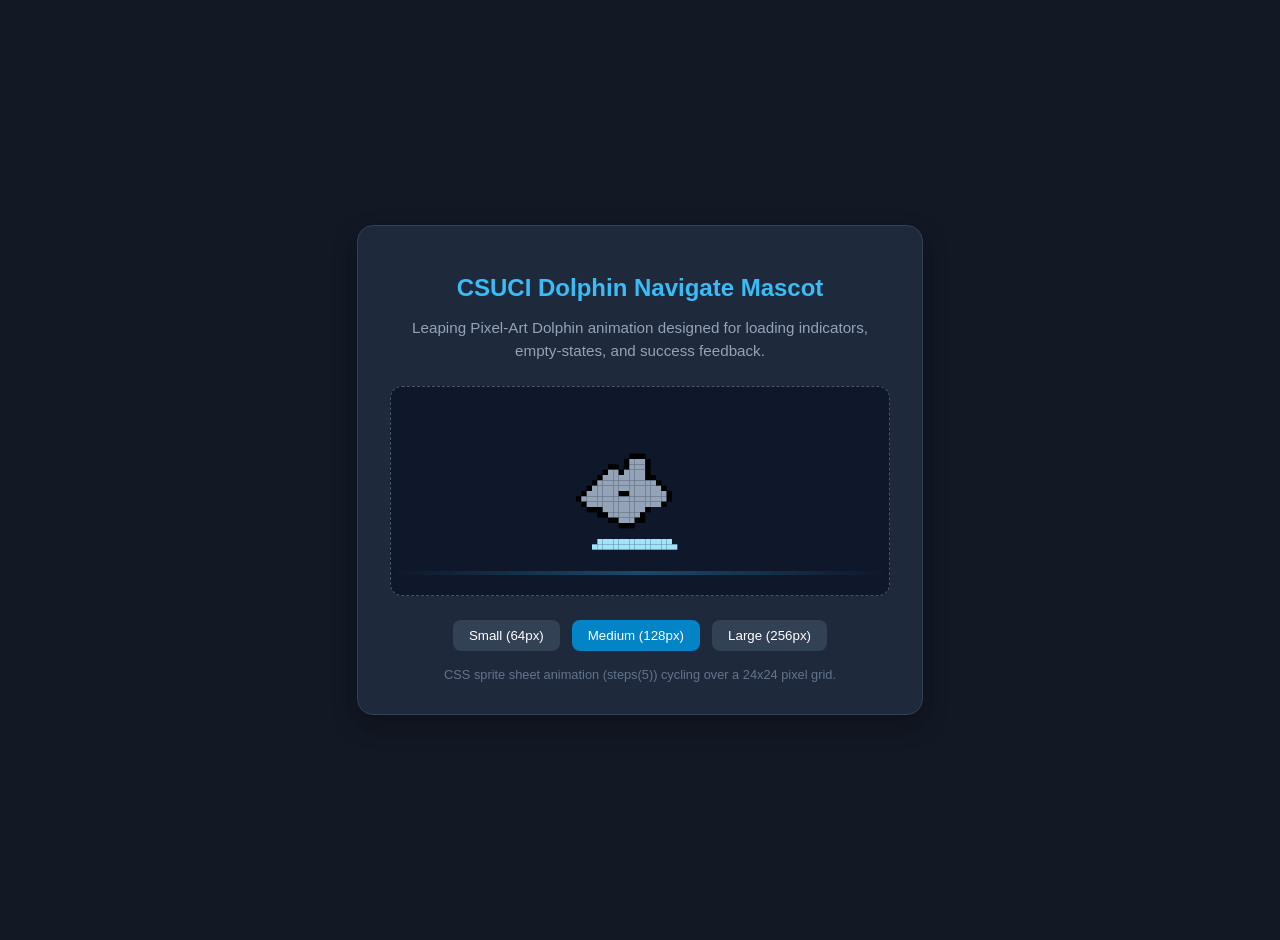
<file: frontend/dolphin_preview.html>
<!DOCTYPE html>
<html lang="en">
<head>
  <meta charset="UTF-8">
  <meta name="viewport" content="width=device-width, initial-scale=1.0">
  <title>CSUCI Student Success Navigator - Dolphin Animation Preview</title>
  <style>
    body {
      background-color: #121824;
      color: #f3f4f6;
      font-family: -apple-system, BlinkMacSystemFont, "Segoe UI", Roboto, "Helvetica Neue", Arial, sans-serif;
      display: flex;
      flex-direction: column;
      align-items: center;
      justify-content: center;
      min-height: 100vh;
      margin: 0;
      padding: 20px;
    }

    .container {
      background-color: #1e293b;
      border-radius: 16px;
      padding: 32px;
      box-shadow: 0 10px 25px rgba(0, 0, 0, 0.3);
      text-align: center;
      max-width: 500px;
      border: 1px solid #334155;
    }

    h1 {
      font-size: 1.5rem;
      margin-bottom: 8px;
      color: #38bdf8;
    }

    p {
      color: #94a3b8;
      font-size: 0.95rem;
      line-height: 1.5;
      margin-bottom: 24px;
    }

    .preview-box {
      background-color: #0f172a;
      border-radius: 12px;
      padding: 40px;
      margin-bottom: 24px;
      display: flex;
      justify-content: center;
      align-items: center;
      position: relative;
      overflow: hidden;
      border: 1px dashed #475569;
    }

    .preview-box::before {
      content: "";
      position: absolute;
      width: 100%;
      height: 4px;
      bottom: 20px;
      background: linear-gradient(90deg, transparent, #38bdf8, transparent);
      opacity: 0.3;
    }

    /* Pixel art crisp rendering styles */
    .pixelated {
      image-rendering: crisp-edges;
      image-rendering: pixelated;
    }

    /* Color overrides to match user's grey/black dolphin */
    rect[fill="#002D62"] { fill: #000000; }
    rect[fill="#005A9C"] { fill: #94a3b8; }
    rect[fill="#FFFFFF"] { fill: #94a3b8; }

    .controls {
      display: flex;
      justify-content: center;
      gap: 12px;
      margin-bottom: 16px;
    }

    button {
      background-color: #334155;
      color: white;
      border: none;
      padding: 8px 16px;
      border-radius: 8px;
      cursor: pointer;
      font-weight: 500;
      transition: background-color 0.2s;
    }

    button:hover {
      background-color: #475569;
    }

    button.active {
      background-color: #0284c7;
    }

    .footer {
      font-size: 0.8rem;
      color: #64748b;
      margin-top: 16px;
    }
  </style>
</head>
<body>

  <div class="container">
    <h1>CSUCI Dolphin Navigate Mascot</h1>
    <p>Leaping Pixel-Art Dolphin animation designed for loading indicators, empty-states, and success feedback.</p>
    
    <div class="preview-box">
      <!-- Animated SVG Sprite Sheet -->
      <svg id="dolphin-svg" width="128" height="128" viewBox="0 0 24 24" xmlns="http://www.w3.org/2000/svg" class="pixelated" style="background: transparent;">
        <style>
          @keyframes play-sprite {
            from { transform: translateX(0px); }
            to { transform: translateX(-120px); }
          }
          .sprite-sheet {
            animation: play-sprite 0.75s steps(5) infinite;
          }
        </style>
        <g class="sprite-sheet">
          <!-- Frame 0: Horizontal Swimming (Prep) -->
          <g id="frame-0">
            <rect x="10" y="5" width="1" height="1" fill="#002D62" />
            <rect x="11" y="5" width="1" height="1" fill="#002D62" />
            <rect x="12" y="5" width="1" height="1" fill="#002D62" />
            <rect x="9" y="6" width="1" height="1" fill="#002D62" />
            <rect x="10" y="6" width="1" height="1" fill="#005A9C" />
            <rect x="11" y="6" width="1" height="1" fill="#005A9C" />
            <rect x="12" y="6" width="1" height="1" fill="#005A9C" />
            <rect x="13" y="6" width="1" height="1" fill="#002D62" />
            <rect x="6" y="7" width="1" height="1" fill="#002D62" />
            <rect x="7" y="7" width="1" height="1" fill="#002D62" />
            <rect x="9" y="7" width="1" height="1" fill="#002D62" />
            <rect x="10" y="7" width="1" height="1" fill="#005A9C" />
            <rect x="11" y="7" width="1" height="1" fill="#005A9C" />
            <rect x="12" y="7" width="1" height="1" fill="#005A9C" />
            <rect x="13" y="7" width="1" height="1" fill="#002D62" />
            <rect x="5" y="8" width="1" height="1" fill="#002D62" />
            <rect x="6" y="8" width="1" height="1" fill="#005A9C" />
            <rect x="7" y="8" width="1" height="1" fill="#005A9C" />
            <rect x="8" y="8" width="1" height="1" fill="#002D62" />
            <rect x="9" y="8" width="1" height="1" fill="#005A9C" />
            <rect x="10" y="8" width="1" height="1" fill="#005A9C" />
            <rect x="11" y="8" width="1" height="1" fill="#005A9C" />
            <rect x="12" y="8" width="1" height="1" fill="#005A9C" />
            <rect x="13" y="8" width="1" height="1" fill="#002D62" />
            <rect x="4" y="9" width="1" height="1" fill="#002D62" />
            <rect x="5" y="9" width="1" height="1" fill="#005A9C" />
            <rect x="6" y="9" width="1" height="1" fill="#005A9C" />
            <rect x="7" y="9" width="1" height="1" fill="#005A9C" />
            <rect x="8" y="9" width="1" height="1" fill="#005A9C" />
            <rect x="9" y="9" width="1" height="1" fill="#005A9C" />
            <rect x="10" y="9" width="1" height="1" fill="#005A9C" />
            <rect x="11" y="9" width="1" height="1" fill="#005A9C" />
            <rect x="12" y="9" width="1" height="1" fill="#005A9C" />
            <rect x="13" y="9" width="1" height="1" fill="#002D62" />
            <rect x="14" y="9" width="1" height="1" fill="#002D62" />
            <rect x="3" y="10" width="1" height="1" fill="#002D62" />
            <rect x="4" y="10" width="1" height="1" fill="#005A9C" />
            <rect x="5" y="10" width="1" height="1" fill="#005A9C" />
            <rect x="6" y="10" width="1" height="1" fill="#005A9C" />
            <rect x="7" y="10" width="1" height="1" fill="#005A9C" />
            <rect x="8" y="10" width="1" height="1" fill="#005A9C" />
            <rect x="9" y="10" width="1" height="1" fill="#005A9C" />
            <rect x="10" y="10" width="1" height="1" fill="#005A9C" />
            <rect x="11" y="10" width="1" height="1" fill="#005A9C" />
            <rect x="12" y="10" width="1" height="1" fill="#005A9C" />
            <rect x="13" y="10" width="1" height="1" fill="#005A9C" />
            <rect x="14" y="10" width="1" height="1" fill="#005A9C" />
            <rect x="15" y="10" width="1" height="1" fill="#002D62" />
            <rect x="2" y="11" width="1" height="1" fill="#002D62" />
            <rect x="3" y="11" width="1" height="1" fill="#005A9C" />
            <rect x="4" y="11" width="1" height="1" fill="#005A9C" />
            <rect x="5" y="11" width="1" height="1" fill="#005A9C" />
            <rect x="6" y="11" width="1" height="1" fill="#005A9C" />
            <rect x="7" y="11" width="1" height="1" fill="#005A9C" />
            <rect x="8" y="11" width="1" height="1" fill="#005A9C" />
            <rect x="9" y="11" width="1" height="1" fill="#005A9C" />
            <rect x="10" y="11" width="1" height="1" fill="#005A9C" />
            <rect x="11" y="11" width="1" height="1" fill="#005A9C" />
            <rect x="12" y="11" width="1" height="1" fill="#005A9C" />
            <rect x="13" y="11" width="1" height="1" fill="#005A9C" />
            <rect x="14" y="11" width="1" height="1" fill="#005A9C" />
            <rect x="15" y="11" width="1" height="1" fill="#005A9C" />
            <rect x="16" y="11" width="1" height="1" fill="#002D62" />
            <rect x="1" y="12" width="1" height="1" fill="#002D62" />
            <rect x="2" y="12" width="1" height="1" fill="#005A9C" />
            <rect x="3" y="12" width="1" height="1" fill="#005A9C" />
            <rect x="4" y="12" width="1" height="1" fill="#005A9C" />
            <rect x="5" y="12" width="1" height="1" fill="#005A9C" />
            <rect x="6" y="12" width="1" height="1" fill="#005A9C" />
            <rect x="7" y="12" width="1" height="1" fill="#005A9C" />
            <rect x="8" y="12" width="1" height="1" fill="#002D62" />
            <rect x="9" y="12" width="1" height="1" fill="#002D62" />
            <rect x="10" y="12" width="1" height="1" fill="#005A9C" />
            <rect x="11" y="12" width="1" height="1" fill="#005A9C" />
            <rect x="12" y="12" width="1" height="1" fill="#005A9C" />
            <rect x="13" y="12" width="1" height="1" fill="#005A9C" />
            <rect x="14" y="12" width="1" height="1" fill="#005A9C" />
            <rect x="15" y="12" width="1" height="1" fill="#005A9C" />
            <rect x="16" y="12" width="1" height="1" fill="#005A9C" />
            <rect x="17" y="12" width="1" height="1" fill="#002D62" />
            <rect x="0" y="13" width="1" height="1" fill="#002D62" />
            <rect x="1" y="13" width="1" height="1" fill="#005A9C" />
            <rect x="2" y="13" width="1" height="1" fill="#005A9C" />
            <rect x="3" y="13" width="1" height="1" fill="#005A9C" />
            <rect x="4" y="13" width="1" height="1" fill="#005A9C" />
            <rect x="5" y="13" width="1" height="1" fill="#005A9C" />
            <rect x="6" y="13" width="1" height="1" fill="#005A9C" />
            <rect x="7" y="13" width="1" height="1" fill="#FFFFFF" />
            <rect x="8" y="13" width="1" height="1" fill="#FFFFFF" />
            <rect x="9" y="13" width="1" height="1" fill="#FFFFFF" />
            <rect x="10" y="13" width="1" height="1" fill="#FFFFFF" />
            <rect x="11" y="13" width="1" height="1" fill="#FFFFFF" />
            <rect x="12" y="13" width="1" height="1" fill="#FFFFFF" />
            <rect x="13" y="13" width="1" height="1" fill="#005A9C" />
            <rect x="14" y="13" width="1" height="1" fill="#005A9C" />
            <rect x="15" y="13" width="1" height="1" fill="#005A9C" />
            <rect x="16" y="13" width="1" height="1" fill="#005A9C" />
            <rect x="17" y="13" width="1" height="1" fill="#002D62" />
            <rect x="1" y="14" width="1" height="1" fill="#002D62" />
            <rect x="2" y="14" width="1" height="1" fill="#005A9C" />
            <rect x="3" y="14" width="1" height="1" fill="#005A9C" />
            <rect x="4" y="14" width="1" height="1" fill="#005A9C" />
            <rect x="5" y="14" width="1" height="1" fill="#005A9C" />
            <rect x="6" y="14" width="1" height="1" fill="#005A9C" />
            <rect x="7" y="14" width="1" height="1" fill="#FFFFFF" />
            <rect x="8" y="14" width="1" height="1" fill="#FFFFFF" />
            <rect x="9" y="14" width="1" height="1" fill="#FFFFFF" />
            <rect x="10" y="14" width="1" height="1" fill="#FFFFFF" />
            <rect x="11" y="14" width="1" height="1" fill="#FFFFFF" />
            <rect x="12" y="14" width="1" height="1" fill="#FFFFFF" />
            <rect x="13" y="14" width="1" height="1" fill="#005A9C" />
            <rect x="14" y="14" width="1" height="1" fill="#005A9C" />
            <rect x="15" y="14" width="1" height="1" fill="#005A9C" />
            <rect x="16" y="14" width="1" height="1" fill="#002D62" />
            <rect x="2" y="15" width="1" height="1" fill="#002D62" />
            <rect x="3" y="15" width="1" height="1" fill="#002D62" />
            <rect x="4" y="15" width="1" height="1" fill="#002D62" />
            <rect x="5" y="15" width="1" height="1" fill="#005A9C" />
            <rect x="6" y="15" width="1" height="1" fill="#005A9C" />
            <rect x="7" y="15" width="1" height="1" fill="#FFFFFF" />
            <rect x="8" y="15" width="1" height="1" fill="#FFFFFF" />
            <rect x="9" y="15" width="1" height="1" fill="#FFFFFF" />
            <rect x="10" y="15" width="1" height="1" fill="#FFFFFF" />
            <rect x="11" y="15" width="1" height="1" fill="#FFFFFF" />
            <rect x="12" y="15" width="1" height="1" fill="#FFFFFF" />
            <rect x="13" y="15" width="1" height="1" fill="#002D62" />
            <rect x="4" y="16" width="1" height="1" fill="#002D62" />
            <rect x="5" y="16" width="1" height="1" fill="#002D62" />
            <rect x="6" y="16" width="1" height="1" fill="#005A9C" />
            <rect x="7" y="16" width="1" height="1" fill="#FFFFFF" />
            <rect x="8" y="16" width="1" height="1" fill="#FFFFFF" />
            <rect x="9" y="16" width="1" height="1" fill="#FFFFFF" />
            <rect x="10" y="16" width="1" height="1" fill="#FFFFFF" />
            <rect x="11" y="16" width="1" height="1" fill="#FFFFFF" />
            <rect x="12" y="16" width="1" height="1" fill="#002D62" />
            <rect x="6" y="17" width="1" height="1" fill="#002D62" />
            <rect x="7" y="17" width="1" height="1" fill="#002D62" />
            <rect x="8" y="17" width="1" height="1" fill="#FFFFFF" />
            <rect x="9" y="17" width="1" height="1" fill="#FFFFFF" />
            <rect x="10" y="17" width="1" height="1" fill="#FFFFFF" />
            <rect x="11" y="17" width="1" height="1" fill="#002D62" />
            <rect x="12" y="17" width="1" height="1" fill="#002D62" />
            <rect x="8" y="18" width="1" height="1" fill="#002D62" />
            <rect x="9" y="18" width="1" height="1" fill="#002D62" />
            <rect x="10" y="18" width="1" height="1" fill="#002D62" />
            <rect x="4" y="21" width="1" height="1" fill="#A1E3F9" />
            <rect x="5" y="21" width="1" height="1" fill="#A1E3F9" />
            <rect x="6" y="21" width="1" height="1" fill="#A1E3F9" />
            <rect x="7" y="21" width="1" height="1" fill="#A1E3F9" />
            <rect x="8" y="21" width="1" height="1" fill="#A1E3F9" />
            <rect x="9" y="21" width="1" height="1" fill="#A1E3F9" />
            <rect x="10" y="21" width="1" height="1" fill="#A1E3F9" />
            <rect x="11" y="21" width="1" height="1" fill="#A1E3F9" />
            <rect x="12" y="21" width="1" height="1" fill="#A1E3F9" />
            <rect x="13" y="21" width="1" height="1" fill="#A1E3F9" />
            <rect x="14" y="21" width="1" height="1" fill="#A1E3F9" />
            <rect x="15" y="21" width="1" height="1" fill="#A1E3F9" />
            <rect x="16" y="21" width="1" height="1" fill="#A1E3F9" />
            <rect x="17" y="21" width="1" height="1" fill="#A1E3F9" />
            <rect x="3" y="22" width="1" height="1" fill="#A1E3F9" />
            <rect x="4" y="22" width="1" height="1" fill="#A1E3F9" />
            <rect x="5" y="22" width="1" height="1" fill="#A1E3F9" />
            <rect x="6" y="22" width="1" height="1" fill="#A1E3F9" />
            <rect x="7" y="22" width="1" height="1" fill="#A1E3F9" />
            <rect x="8" y="22" width="1" height="1" fill="#A1E3F9" />
            <rect x="9" y="22" width="1" height="1" fill="#A1E3F9" />
            <rect x="10" y="22" width="1" height="1" fill="#A1E3F9" />
            <rect x="11" y="22" width="1" height="1" fill="#A1E3F9" />
            <rect x="12" y="22" width="1" height="1" fill="#A1E3F9" />
            <rect x="13" y="22" width="1" height="1" fill="#A1E3F9" />
            <rect x="14" y="22" width="1" height="1" fill="#A1E3F9" />
            <rect x="15" y="22" width="1" height="1" fill="#A1E3F9" />
            <rect x="16" y="22" width="1" height="1" fill="#A1E3F9" />
            <rect x="17" y="22" width="1" height="1" fill="#A1E3F9" />
            <rect x="18" y="22" width="1" height="1" fill="#A1E3F9" />
          </g>

          <!-- Frame 1: Leaping Up (Breaking water) -->
          <g id="frame-1">
            <rect x="38" y="3" width="1" height="1" fill="#002D62" />
            <rect x="39" y="3" width="1" height="1" fill="#002D62" />
            <rect x="37" y="4" width="1" height="1" fill="#002D62" />
            <rect x="38" y="4" width="1" height="1" fill="#005A9C" />
            <rect x="39" y="4" width="1" height="1" fill="#005A9C" />
            <rect x="40" y="4" width="1" height="1" fill="#002D62" />
            <rect x="36" y="5" width="1" height="1" fill="#002D62" />
            <rect x="37" y="5" width="1" height="1" fill="#005A9C" />
            <rect x="38" y="5" width="1" height="1" fill="#005A9C" />
            <rect x="39" y="5" width="1" height="1" fill="#005A9C" />
            <rect x="40" y="5" width="1" height="1" fill="#002D62" />
            <rect x="35" y="6" width="1" height="1" fill="#002D62" />
            <rect x="36" y="6" width="1" height="1" fill="#005A9C" />
            <rect x="37" y="6" width="1" height="1" fill="#005A9C" />
            <rect x="38" y="6" width="1" height="1" fill="#005A9C" />
            <rect x="39" y="6" width="1" height="1" fill="#005A9C" />
            <rect x="40" y="6" width="1" height="1" fill="#002D62" />
            <rect x="34" y="7" width="1" height="1" fill="#002D62" />
            <rect x="35" y="7" width="1" height="1" fill="#005A9C" />
            <rect x="36" y="7" width="1" height="1" fill="#005A9C" />
            <rect x="37" y="7" width="1" height="1" fill="#005A9C" />
            <rect x="38" y="7" width="1" height="1" fill="#005A9C" />
            <rect x="39" y="7" width="1" height="1" fill="#002D62" />
            <rect x="33" y="8" width="1" height="1" fill="#002D62" />
            <rect x="34" y="8" width="1" height="1" fill="#005A9C" />
            <rect x="35" y="8" width="1" height="1" fill="#005A9C" />
            <rect x="36" y="8" width="1" height="1" fill="#005A9C" />
            <rect x="37" y="8" width="1" height="1" fill="#005A9C" />
            <rect x="38" y="8" width="1" height="1" fill="#002D62" />
            <rect x="32" y="9" width="1" height="1" fill="#002D62" />
            <rect x="33" y="9" width="1" height="1" fill="#005A9C" />
            <rect x="34" y="9" width="1" height="1" fill="#005A9C" />
            <rect x="35" y="9" width="1" height="1" fill="#005A9C" />
            <rect x="36" y="9" width="1" height="1" fill="#005A9C" />
            <rect x="37" y="9" width="1" height="1" fill="#002D62" />
            <rect x="30" y="10" width="1" height="1" fill="#002D62" />
            <rect x="31" y="10" width="1" height="1" fill="#002D62" />
            <rect x="32" y="10" width="1" height="1" fill="#005A9C" />
            <rect x="33" y="10" width="1" height="1" fill="#005A9C" />
            <rect x="34" y="10" width="1" height="1" fill="#005A9C" />
            <rect x="35" y="10" width="1" height="1" fill="#005A9C" />
            <rect x="36" y="10" width="1" height="1" fill="#002D62" />
            <rect x="29" y="11" width="1" height="1" fill="#002D62" />
            <rect x="30" y="11" width="1" height="1" fill="#005A9C" />
            <rect x="31" y="11" width="1" height="1" fill="#005A9C" />
            <rect x="32" y="11" width="1" height="1" fill="#005A9C" />
            <rect x="33" y="11" width="1" height="1" fill="#005A9C" />
            <rect x="34" y="11" width="1" height="1" fill="#005A9C" />
            <rect x="35" y="11" width="1" height="1" fill="#005A9C" />
            <rect x="36" y="11" width="1" height="1" fill="#002D62" />
            <rect x="28" y="12" width="1" height="1" fill="#002D62" />
            <rect x="29" y="12" width="1" height="1" fill="#005A9C" />
            <rect x="30" y="12" width="1" height="1" fill="#005A9C" />
            <rect x="31" y="12" width="1" height="1" fill="#005A9C" />
            <rect x="32" y="12" width="1" height="1" fill="#002D62" />
            <rect x="33" y="12" width="1" height="1" fill="#002D62" />
            <rect x="34" y="12" width="1" height="1" fill="#005A9C" />
            <rect x="35" y="12" width="1" height="1" fill="#005A9C" />
            <rect x="36" y="12" width="1" height="1" fill="#002D62" />
            <rect x="27" y="13" width="1" height="1" fill="#002D62" />
            <rect x="28" y="13" width="1" height="1" fill="#005A9C" />
            <rect x="29" y="13" width="1" height="1" fill="#005A9C" />
            <rect x="30" y="13" width="1" height="1" fill="#005A9C" />
            <rect x="31" y="13" width="1" height="1" fill="#FFFFFF" />
            <rect x="32" y="13" width="1" height="1" fill="#FFFFFF" />
            <rect x="33" y="13" width="1" height="1" fill="#FFFFFF" />
            <rect x="34" y="13" width="1" height="1" fill="#005A9C" />
            <rect x="35" y="13" width="1" height="1" fill="#005A9C" />
            <rect x="36" y="13" width="1" height="1" fill="#002D62" />
            <rect x="26" y="14" width="1" height="1" fill="#002D62" />
            <rect x="27" y="14" width="1" height="1" fill="#005A9C" />
            <rect x="28" y="14" width="1" height="1" fill="#005A9C" />
            <rect x="29" y="14" width="1" height="1" fill="#005A9C" />
            <rect x="30" y="14" width="1" height="1" fill="#FFFFFF" />
            <rect x="31" y="14" width="1" height="1" fill="#FFFFFF" />
            <rect x="32" y="14" width="1" height="1" fill="#FFFFFF" />
            <rect x="33" y="14" width="1" height="1" fill="#FFFFFF" />
            <rect x="34" y="14" width="1" height="1" fill="#FFFFFF" />
            <rect x="35" y="14" width="1" height="1" fill="#002D62" />
            <rect x="26" y="15" width="1" height="1" fill="#002D62" />
            <rect x="27" y="15" width="1" height="1" fill="#005A9C" />
            <rect x="28" y="15" width="1" height="1" fill="#005A9C" />
            <rect x="29" y="15" width="1" height="1" fill="#005A9C" />
            <rect x="30" y="15" width="1" height="1" fill="#FFFFFF" />
            <rect x="31" y="15" width="1" height="1" fill="#FFFFFF" />
            <rect x="32" y="15" width="1" height="1" fill="#FFFFFF" />
            <rect x="33" y="15" width="1" height="1" fill="#FFFFFF" />
            <rect x="34" y="15" width="1" height="1" fill="#002D62" />
            <rect x="27" y="16" width="1" height="1" fill="#002D62" />
            <rect x="28" y="16" width="1" height="1" fill="#005A9C" />
            <rect x="29" y="16" width="1" height="1" fill="#005A9C" />
            <rect x="30" y="16" width="1" height="1" fill="#FFFFFF" />
            <rect x="31" y="16" width="1" height="1" fill="#FFFFFF" />
            <rect x="32" y="16" width="1" height="1" fill="#FFFFFF" />
            <rect x="33" y="16" width="1" height="1" fill="#002D62" />
            <rect x="28" y="17" width="1" height="1" fill="#002D62" />
            <rect x="29" y="17" width="1" height="1" fill="#005A9C" />
            <rect x="30" y="17" width="1" height="1" fill="#FFFFFF" />
            <rect x="31" y="17" width="1" height="1" fill="#FFFFFF" />
            <rect x="32" y="17" width="1" height="1" fill="#002D62" />
            <rect x="29" y="18" width="1" height="1" fill="#002D62" />
            <rect x="30" y="18" width="1" height="1" fill="#002D62" />
            <rect x="31" y="18" width="1" height="1" fill="#002D62" />
            <rect x="30" y="20" width="1" height="1" fill="#A1E3F9" />
            <rect x="31" y="20" width="1" height="1" fill="#A1E3F9" />
            <rect x="34" y="20" width="1" height="1" fill="#A1E3F9" />
            <rect x="35" y="20" width="1" height="1" fill="#A1E3F9" />
            <rect x="28" y="21" width="1" height="1" fill="#A1E3F9" />
            <rect x="29" y="21" width="1" height="1" fill="#A1E3F9" />
            <rect x="30" y="21" width="1" height="1" fill="#A1E3F9" />
            <rect x="31" y="21" width="1" height="1" fill="#E8F9FF" />
            <rect x="32" y="21" width="1" height="1" fill="#A1E3F9" />
            <rect x="33" y="21" width="1" height="1" fill="#A1E3F9" />
            <rect x="34" y="21" width="1" height="1" fill="#E8F9FF" />
            <rect x="35" y="21" width="1" height="1" fill="#A1E3F9" />
            <rect x="36" y="21" width="1" height="1" fill="#A1E3F9" />
            <rect x="37" y="21" width="1" height="1" fill="#A1E3F9" />
            <rect x="27" y="22" width="1" height="1" fill="#A1E3F9" />
            <rect x="28" y="22" width="1" height="1" fill="#A1E3F9" />
            <rect x="29" y="22" width="1" height="1" fill="#A1E3F9" />
            <rect x="30" y="22" width="1" height="1" fill="#A1E3F9" />
            <rect x="31" y="22" width="1" height="1" fill="#A1E3F9" />
            <rect x="32" y="22" width="1" height="1" fill="#A1E3F9" />
            <rect x="33" y="22" width="1" height="1" fill="#A1E3F9" />
            <rect x="34" y="22" width="1" height="1" fill="#A1E3F9" />
            <rect x="35" y="22" width="1" height="1" fill="#A1E3F9" />
            <rect x="36" y="22" width="1" height="1" fill="#A1E3F9" />
            <rect x="37" y="22" width="1" height="1" fill="#A1E3F9" />
            <rect x="38" y="22" width="1" height="1" fill="#A1E3F9" />
          </g>

          <!-- Frame 2: Apex of the Leap (Highest point) -->
          <g id="frame-2">
            <rect x="58" y="2" width="1" height="1" fill="#002D62" />
            <rect x="59" y="2" width="1" height="1" fill="#002D62" />
            <rect x="60" y="2" width="1" height="1" fill="#002D62" />
            <rect x="56" y="3" width="1" height="1" fill="#002D62" />
            <rect x="57" y="3" width="1" height="1" fill="#002D62" />
            <rect x="58" y="3" width="1" height="1" fill="#005A9C" />
            <rect x="59" y="3" width="1" height="1" fill="#005A9C" />
            <rect x="60" y="3" width="1" height="1" fill="#005A9C" />
            <rect x="61" y="3" width="1" height="1" fill="#002D62" />
            <rect x="62" y="3" width="1" height="1" fill="#002D62" />
            <rect x="55" y="4" width="1" height="1" fill="#002D62" />
            <rect x="56" y="4" width="1" height="1" fill="#005A9C" />
            <rect x="57" y="4" width="1" height="1" fill="#005A9C" />
            <rect x="58" y="4" width="1" height="1" fill="#005A9C" />
            <rect x="59" y="4" width="1" height="1" fill="#005A9C" />
            <rect x="60" y="4" width="1" height="1" fill="#005A9C" />
            <rect x="61" y="4" width="1" height="1" fill="#005A9C" />
            <rect x="62" y="4" width="1" height="1" fill="#005A9C" />
            <rect x="63" y="4" width="1" height="1" fill="#002D62" />
            <rect x="54" y="5" width="1" height="1" fill="#002D62" />
            <rect x="55" y="5" width="1" height="1" fill="#005A9C" />
            <rect x="56" y="5" width="1" height="1" fill="#005A9C" />
            <rect x="57" y="5" width="1" height="1" fill="#005A9C" />
            <rect x="58" y="5" width="1" height="1" fill="#005A9C" />
            <rect x="59" y="5" width="1" height="1" fill="#005A9C" />
            <rect x="60" y="5" width="1" height="1" fill="#005A9C" />
            <rect x="61" y="5" width="1" height="1" fill="#005A9C" />
            <rect x="62" y="5" width="1" height="1" fill="#005A9C" />
            <rect x="63" y="5" width="1" height="1" fill="#005A9C" />
            <rect x="64" y="5" width="1" height="1" fill="#002D62" />
            <rect x="53" y="6" width="1" height="1" fill="#002D62" />
            <rect x="54" y="6" width="1" height="1" fill="#005A9C" />
            <rect x="55" y="6" width="1" height="1" fill="#005A9C" />
            <rect x="56" y="6" width="1" height="1" fill="#002D62" />
            <rect x="57" y="6" width="1" height="1" fill="#002D62" />
            <rect x="58" y="6" width="1" height="1" fill="#005A9C" />
            <rect x="59" y="6" width="1" height="1" fill="#005A9C" />
            <rect x="60" y="6" width="1" height="1" fill="#005A9C" />
            <rect x="61" y="6" width="1" height="1" fill="#005A9C" />
            <rect x="62" y="6" width="1" height="1" fill="#005A9C" />
            <rect x="63" y="6" width="1" height="1" fill="#005A9C" />
            <rect x="64" y="6" width="1" height="1" fill="#005A9C" />
            <rect x="65" y="6" width="1" height="1" fill="#002D62" />
            <rect x="52" y="7" width="1" height="1" fill="#002D62" />
            <rect x="53" y="7" width="1" height="1" fill="#005A9C" />
            <rect x="54" y="7" width="1" height="1" fill="#005A9C" />
            <rect x="55" y="7" width="1" height="1" fill="#005A9C" />
            <rect x="56" y="7" width="1" height="1" fill="#FFFFFF" />
            <rect x="57" y="7" width="1" height="1" fill="#FFFFFF" />
            <rect x="58" y="7" width="1" height="1" fill="#FFFFFF" />
            <rect x="59" y="7" width="1" height="1" fill="#FFFFFF" />
            <rect x="60" y="7" width="1" height="1" fill="#FFFFFF" />
            <rect x="61" y="7" width="1" height="1" fill="#FFFFFF" />
            <rect x="62" y="7" width="1" height="1" fill="#005A9C" />
            <rect x="63" y="7" width="1" height="1" fill="#005A9C" />
            <rect x="64" y="7" width="1" height="1" fill="#005A9C" />
            <rect x="65" y="7" width="1" height="1" fill="#002D62" />
            <rect x="51" y="8" width="1" height="1" fill="#002D62" />
            <rect x="52" y="8" width="1" height="1" fill="#005A9C" />
            <rect x="53" y="8" width="1" height="1" fill="#005A9C" />
            <rect x="54" y="8" width="1" height="1" fill="#005A9C" />
            <rect x="55" y="8" width="1" height="1" fill="#FFFFFF" />
            <rect x="56" y="8" width="1" height="1" fill="#FFFFFF" />
            <rect x="57" y="8" width="1" height="1" fill="#FFFFFF" />
            <rect x="58" y="8" width="1" height="1" fill="#FFFFFF" />
            <rect x="59" y="8" width="1" height="1" fill="#FFFFFF" />
            <rect x="60" y="8" width="1" height="1" fill="#FFFFFF" />
            <rect x="61" y="8" width="1" height="1" fill="#FFFFFF" />
            <rect x="62" y="8" width="1" height="1" fill="#FFFFFF" />
            <rect x="63" y="8" width="1" height="1" fill="#005A9C" />
            <rect x="64" y="8" width="1" height="1" fill="#002D62" />
            <rect x="50" y="9" width="1" height="1" fill="#002D62" />
            <rect x="51" y="9" width="1" height="1" fill="#005A9C" />
            <rect x="52" y="9" width="1" height="1" fill="#005A9C" />
            <rect x="53" y="9" width="1" height="1" fill="#005A9C" />
            <rect x="54" y="9" width="1" height="1" fill="#FFFFFF" />
            <rect x="55" y="9" width="1" height="1" fill="#FFFFFF" />
            <rect x="56" y="9" width="1" height="1" fill="#FFFFFF" />
            <rect x="57" y="9" width="1" height="1" fill="#FFFFFF" />
            <rect x="58" y="9" width="1" height="1" fill="#FFFFFF" />
            <rect x="59" y="9" width="1" height="1" fill="#FFFFFF" />
            <rect x="60" y="9" width="1" height="1" fill="#FFFFFF" />
            <rect x="61" y="9" width="1" height="1" fill="#FFFFFF" />
            <rect x="62" y="9" width="1" height="1" fill="#FFFFFF" />
            <rect x="63" y="9" width="1" height="1" fill="#002D62" />
            <rect x="49" y="10" width="1" height="1" fill="#002D62" />
            <rect x="50" y="10" width="1" height="1" fill="#005A9C" />
            <rect x="51" y="10" width="1" height="1" fill="#005A9C" />
            <rect x="52" y="10" width="1" height="1" fill="#005A9C" />
            <rect x="53" y="10" width="1" height="1" fill="#FFFFFF" />
            <rect x="54" y="10" width="1" height="1" fill="#FFFFFF" />
            <rect x="55" y="10" width="1" height="1" fill="#FFFFFF" />
            <rect x="56" y="10" width="1" height="1" fill="#FFFFFF" />
            <rect x="57" y="10" width="1" height="1" fill="#FFFFFF" />
            <rect x="58" y="10" width="1" height="1" fill="#FFFFFF" />
            <rect x="59" y="10" width="1" height="1" fill="#FFFFFF" />
            <rect x="60" y="10" width="1" height="1" fill="#FFFFFF" />
            <rect x="61" y="10" width="1" height="1" fill="#FFFFFF" />
            <rect x="62" y="10" width="1" height="1" fill="#002D62" />
            <rect x="48" y="11" width="1" height="1" fill="#002D62" />
            <rect x="49" y="11" width="1" height="1" fill="#005A9C" />
            <rect x="50" y="11" width="1" height="1" fill="#005A9C" />
            <rect x="51" y="11" width="1" height="1" fill="#005A9C" />
            <rect x="52" y="11" width="1" height="1" fill="#FFFFFF" />
            <rect x="53" y="11" width="1" height="1" fill="#FFFFFF" />
            <rect x="54" y="11" width="1" height="1" fill="#FFFFFF" />
            <rect x="55" y="11" width="1" height="1" fill="#FFFFFF" />
            <rect x="56" y="11" width="1" height="1" fill="#FFFFFF" />
            <rect x="57" y="11" width="1" height="1" fill="#FFFFFF" />
            <rect x="58" y="11" width="1" height="1" fill="#FFFFFF" />
            <rect x="59" y="11" width="1" height="1" fill="#FFFFFF" />
            <rect x="60" y="11" width="1" height="1" fill="#002D62" />
            <rect x="61" y="11" width="1" height="1" fill="#002D62" />
            <rect x="48" y="12" width="1" height="1" fill="#002D62" />
            <rect x="49" y="12" width="1" height="1" fill="#002D62" />
            <rect x="50" y="12" width="1" height="1" fill="#005A9C" />
            <rect x="51" y="12" width="1" height="1" fill="#005A9C" />
            <rect x="52" y="12" width="1" height="1" fill="#FFFFFF" />
            <rect x="53" y="12" width="1" height="1" fill="#FFFFFF" />
            <rect x="54" y="12" width="1" height="1" fill="#FFFFFF" />
            <rect x="55" y="12" width="1" height="1" fill="#FFFFFF" />
            <rect x="56" y="12" width="1" height="1" fill="#FFFFFF" />
            <rect x="57" y="12" width="1" height="1" fill="#002D62" />
            <rect x="58" y="12" width="1" height="1" fill="#002D62" />
            <rect x="59" y="12" width="1" height="1" fill="#002D62" />
            <rect x="49" y="13" width="1" height="1" fill="#002D62" />
            <rect x="50" y="13" width="1" height="1" fill="#002D62" />
            <rect x="51" y="13" width="1" height="1" fill="#FFFFFF" />
            <rect x="52" y="13" width="1" height="1" fill="#FFFFFF" />
            <rect x="53" y="13" width="1" height="1" fill="#FFFFFF" />
            <rect x="54" y="13" width="1" height="1" fill="#FFFFFF" />
            <rect x="55" y="13" width="1" height="1" fill="#002D62" />
            <rect x="56" y="13" width="1" height="1" fill="#002D62" />
            <rect x="57" y="13" width="1" height="1" fill="#002D62" />
            <rect x="50" y="14" width="1" height="1" fill="#002D62" />
            <rect x="51" y="14" width="1" height="1" fill="#002D62" />
            <rect x="52" y="14" width="1" height="1" fill="#002D62" />
            <rect x="53" y="14" width="1" height="1" fill="#002D62" />
            <rect x="54" y="14" width="1" height="1" fill="#002D62" />
            <rect x="52" y="22" width="1" height="1" fill="#A1E3F9" />
            <rect x="53" y="22" width="1" height="1" fill="#A1E3F9" />
            <rect x="62" y="22" width="1" height="1" fill="#A1E3F9" />
            <rect x="63" y="22" width="1" height="1" fill="#A1E3F9" />
            <rect x="51" y="23" width="1" height="1" fill="#A1E3F9" />
            <rect x="52" y="23" width="1" height="1" fill="#A1E3F9" />
            <rect x="53" y="23" width="1" height="1" fill="#A1E3F9" />
            <rect x="62" y="23" width="1" height="1" fill="#A1E3F9" />
            <rect x="63" y="23" width="1" height="1" fill="#A1E3F9" />
            <rect x="64" y="23" width="1" height="1" fill="#A1E3F9" />
          </g>

          <!-- Frame 3: Diving Down (Entering water) -->
          <g id="frame-3">
            <rect x="77" y="1" width="1" height="1" fill="#002D62" />
            <rect x="78" y="1" width="1" height="1" fill="#002D62" />
            <rect x="79" y="1" width="1" height="1" fill="#002D62" />
            <rect x="76" y="2" width="1" height="1" fill="#002D62" />
            <rect x="77" y="2" width="1" height="1" fill="#005A9C" />
            <rect x="78" y="2" width="1" height="1" fill="#FFFFFF" />
            <rect x="79" y="2" width="1" height="1" fill="#FFFFFF" />
            <rect x="80" y="2" width="1" height="1" fill="#002D62" />
            <rect x="75" y="3" width="1" height="1" fill="#002D62" />
            <rect x="76" y="3" width="1" height="1" fill="#005A9C" />
            <rect x="77" y="3" width="1" height="1" fill="#005A9C" />
            <rect x="78" y="3" width="1" height="1" fill="#FFFFFF" />
            <rect x="79" y="3" width="1" height="1" fill="#FFFFFF" />
            <rect x="80" y="3" width="1" height="1" fill="#FFFFFF" />
            <rect x="81" y="3" width="1" height="1" fill="#002D62" />
            <rect x="74" y="4" width="1" height="1" fill="#002D62" />
            <rect x="75" y="4" width="1" height="1" fill="#005A9C" />
            <rect x="76" y="4" width="1" height="1" fill="#005A9C" />
            <rect x="77" y="4" width="1" height="1" fill="#005A9C" />
            <rect x="78" y="4" width="1" height="1" fill="#FFFFFF" />
            <rect x="79" y="4" width="1" height="1" fill="#FFFFFF" />
            <rect x="80" y="4" width="1" height="1" fill="#FFFFFF" />
            <rect x="81" y="4" width="1" height="1" fill="#FFFFFF" />
            <rect x="82" y="4" width="1" height="1" fill="#002D62" />
            <rect x="74" y="5" width="1" height="1" fill="#002D62" />
            <rect x="75" y="5" width="1" height="1" fill="#005A9C" />
            <rect x="76" y="5" width="1" height="1" fill="#005A9C" />
            <rect x="77" y="5" width="1" height="1" fill="#005A9C" />
            <rect x="78" y="5" width="1" height="1" fill="#FFFFFF" />
            <rect x="79" y="5" width="1" height="1" fill="#FFFFFF" />
            <rect x="80" y="5" width="1" height="1" fill="#FFFFFF" />
            <rect x="81" y="5" width="1" height="1" fill="#FFFFFF" />
            <rect x="82" y="5" width="1" height="1" fill="#FFFFFF" />
            <rect x="83" y="5" width="1" height="1" fill="#002D62" />
            <rect x="75" y="6" width="1" height="1" fill="#002D62" />
            <rect x="76" y="6" width="1" height="1" fill="#005A9C" />
            <rect x="77" y="6" width="1" height="1" fill="#005A9C" />
            <rect x="78" y="6" width="1" height="1" fill="#005A9C" />
            <rect x="79" y="6" width="1" height="1" fill="#FFFFFF" />
            <rect x="80" y="6" width="1" height="1" fill="#FFFFFF" />
            <rect x="81" y="6" width="1" height="1" fill="#FFFFFF" />
            <rect x="82" y="6" width="1" height="1" fill="#005A9C" />
            <rect x="83" y="6" width="1" height="1" fill="#005A9C" />
            <rect x="84" y="6" width="1" height="1" fill="#002D62" />
            <rect x="76" y="7" width="1" height="1" fill="#002D62" />
            <rect x="77" y="7" width="1" height="1" fill="#005A9C" />
            <rect x="78" y="7" width="1" height="1" fill="#005A9C" />
            <rect x="79" y="7" width="1" height="1" fill="#005A9C" />
            <rect x="80" y="7" width="1" height="1" fill="#002D62" />
            <rect x="81" y="7" width="1" height="1" fill="#002D62" />
            <rect x="82" y="7" width="1" height="1" fill="#005A9C" />
            <rect x="83" y="7" width="1" height="1" fill="#005A9C" />
            <rect x="84" y="7" width="1" height="1" fill="#002D62" />
            <rect x="77" y="8" width="1" height="1" fill="#002D62" />
            <rect x="78" y="8" width="1" height="1" fill="#005A9C" />
            <rect x="79" y="8" width="1" height="1" fill="#005A9C" />
            <rect x="80" y="8" width="1" height="1" fill="#005A9C" />
            <rect x="81" y="8" width="1" height="1" fill="#005A9C" />
            <rect x="82" y="8" width="1" height="1" fill="#005A9C" />
            <rect x="83" y="8" width="1" height="1" fill="#005A9C" />
            <rect x="84" y="8" width="1" height="1" fill="#002D62" />
            <rect x="78" y="9" width="1" height="1" fill="#002D62" />
            <rect x="79" y="9" width="1" height="1" fill="#002D62" />
            <rect x="80" y="9" width="1" height="1" fill="#005A9C" />
            <rect x="81" y="9" width="1" height="1" fill="#005A9C" />
            <rect x="82" y="9" width="1" height="1" fill="#005A9C" />
            <rect x="83" y="9" width="1" height="1" fill="#005A9C" />
            <rect x="84" y="9" width="1" height="1" fill="#002D62" />
            <rect x="80" y="10" width="1" height="1" fill="#002D62" />
            <rect x="81" y="10" width="1" height="1" fill="#005A9C" />
            <rect x="82" y="10" width="1" height="1" fill="#005A9C" />
            <rect x="83" y="10" width="1" height="1" fill="#005A9C" />
            <rect x="84" y="10" width="1" height="1" fill="#005A9C" />
            <rect x="85" y="10" width="1" height="1" fill="#002D62" />
            <rect x="81" y="11" width="1" height="1" fill="#002D62" />
            <rect x="82" y="11" width="1" height="1" fill="#005A9C" />
            <rect x="83" y="11" width="1" height="1" fill="#005A9C" />
            <rect x="84" y="11" width="1" height="1" fill="#005A9C" />
            <rect x="85" y="11" width="1" height="1" fill="#005A9C" />
            <rect x="86" y="11" width="1" height="1" fill="#002D62" />
            <rect x="82" y="12" width="1" height="1" fill="#002D62" />
            <rect x="83" y="12" width="1" height="1" fill="#005A9C" />
            <rect x="84" y="12" width="1" height="1" fill="#005A9C" />
            <rect x="85" y="12" width="1" height="1" fill="#005A9C" />
            <rect x="86" y="12" width="1" height="1" fill="#005A9C" />
            <rect x="87" y="12" width="1" height="1" fill="#002D62" />
            <rect x="83" y="13" width="1" height="1" fill="#002D62" />
            <rect x="84" y="13" width="1" height="1" fill="#005A9C" />
            <rect x="85" y="13" width="1" height="1" fill="#005A9C" />
            <rect x="86" y="13" width="1" height="1" fill="#005A9C" />
            <rect x="87" y="13" width="1" height="1" fill="#005A9C" />
            <rect x="88" y="13" width="1" height="1" fill="#002D62" />
            <rect x="84" y="14" width="1" height="1" fill="#002D62" />
            <rect x="85" y="14" width="1" height="1" fill="#005A9C" />
            <rect x="86" y="14" width="1" height="1" fill="#005A9C" />
            <rect x="87" y="14" width="1" height="1" fill="#005A9C" />
            <rect x="88" y="14" width="1" height="1" fill="#002D62" />
            <rect x="85" y="15" width="1" height="1" fill="#002D62" />
            <rect x="86" y="15" width="1" height="1" fill="#005A9C" />
            <rect x="87" y="15" width="1" height="1" fill="#005A9C" />
            <rect x="88" y="15" width="1" height="1" fill="#002D62" />
            <rect x="86" y="16" width="1" height="1" fill="#002D62" />
            <rect x="87" y="16" width="1" height="1" fill="#002D62" />
            <rect x="78" y="21" width="1" height="1" fill="#A1E3F9" />
            <rect x="79" y="21" width="1" height="1" fill="#A1E3F9" />
            <rect x="82" y="21" width="1" height="1" fill="#A1E3F9" />
            <rect x="83" y="21" width="1" height="1" fill="#A1E3F9" />
            <rect x="76" y="22" width="1" height="1" fill="#A1E3F9" />
            <rect x="77" y="22" width="1" height="1" fill="#A1E3F9" />
            <rect x="78" y="22" width="1" height="1" fill="#A1E3F9" />
            <rect x="79" y="22" width="1" height="1" fill="#E8F9FF" />
            <rect x="80" y="22" width="1" height="1" fill="#A1E3F9" />
            <rect x="81" y="22" width="1" height="1" fill="#A1E3F9" />
            <rect x="82" y="22" width="1" height="1" fill="#E8F9FF" />
            <rect x="83" y="22" width="1" height="1" fill="#A1E3F9" />
            <rect x="84" y="22" width="1" height="1" fill="#A1E3F9" />
            <rect x="85" y="22" width="1" height="1" fill="#A1E3F9" />
            <rect x="75" y="23" width="1" height="1" fill="#A1E3F9" />
            <rect x="76" y="23" width="1" height="1" fill="#A1E3F9" />
            <rect x="77" y="23" width="1" height="1" fill="#A1E3F9" />
            <rect x="78" y="23" width="1" height="1" fill="#A1E3F9" />
            <rect x="79" y="23" width="1" height="1" fill="#A1E3F9" />
            <rect x="80" y="23" width="1" height="1" fill="#A1E3F9" />
            <rect x="81" y="23" width="1" height="1" fill="#A1E3F9" />
            <rect x="82" y="23" width="1" height="1" fill="#A1E3F9" />
            <rect x="83" y="23" width="1" height="1" fill="#A1E3F9" />
            <rect x="84" y="23" width="1" height="1" fill="#A1E3F9" />
            <rect x="85" y="23" width="1" height="1" fill="#A1E3F9" />
            <rect x="86" y="23" width="1" height="1" fill="#A1E3F9" />
          </g>

          <!-- Frame 4: Splashdown (Impact) -->
          <g id="frame-4">
            <rect x="106" y="5" width="1" height="1" fill="#002D62" />
            <rect x="107" y="5" width="1" height="1" fill="#002D62" />
            <rect x="108" y="5" width="1" height="1" fill="#002D62" />
            <rect x="105" y="6" width="1" height="1" fill="#002D62" />
            <rect x="106" y="6" width="1" height="1" fill="#005A9C" />
            <rect x="107" y="6" width="1" height="1" fill="#005A9C" />
            <rect x="108" y="6" width="1" height="1" fill="#005A9C" />
            <rect x="109" y="6" width="1" height="1" fill="#002D62" />
            <rect x="102" y="7" width="1" height="1" fill="#002D62" />
            <rect x="103" y="7" width="1" height="1" fill="#002D62" />
            <rect x="105" y="7" width="1" height="1" fill="#002D62" />
            <rect x="106" y="7" width="1" height="1" fill="#005A9C" />
            <rect x="107" y="7" width="1" height="1" fill="#005A9C" />
            <rect x="108" y="7" width="1" height="1" fill="#005A9C" />
            <rect x="109" y="7" width="1" height="1" fill="#002D62" />
            <rect x="101" y="8" width="1" height="1" fill="#002D62" />
            <rect x="102" y="8" width="1" height="1" fill="#005A9C" />
            <rect x="103" y="8" width="1" height="1" fill="#005A9C" />
            <rect x="104" y="8" width="1" height="1" fill="#002D62" />
            <rect x="105" y="8" width="1" height="1" fill="#005A9C" />
            <rect x="106" y="8" width="1" height="1" fill="#005A9C" />
            <rect x="107" y="8" width="1" height="1" fill="#005A9C" />
            <rect x="108" y="8" width="1" height="1" fill="#005A9C" />
            <rect x="109" y="8" width="1" height="1" fill="#002D62" />
            <rect x="100" y="9" width="1" height="1" fill="#002D62" />
            <rect x="101" y="9" width="1" height="1" fill="#005A9C" />
            <rect x="102" y="9" width="1" height="1" fill="#005A9C" />
            <rect x="103" y="9" width="1" height="1" fill="#005A9C" />
            <rect x="104" y="9" width="1" height="1" fill="#005A9C" />
            <rect x="105" y="9" width="1" height="1" fill="#005A9C" />
            <rect x="106" y="9" width="1" height="1" fill="#005A9C" />
            <rect x="107" y="9" width="1" height="1" fill="#005A9C" />
            <rect x="108" y="9" width="1" height="1" fill="#005A9C" />
            <rect x="109" y="9" width="1" height="1" fill="#002D62" />
            <rect x="110" y="9" width="1" height="1" fill="#002D62" />
            <rect x="99" y="10" width="1" height="1" fill="#002D62" />
            <rect x="100" y="10" width="1" height="1" fill="#005A9C" />
            <rect x="101" y="10" width="1" height="1" fill="#005A9C" />
            <rect x="102" y="10" width="1" height="1" fill="#005A9C" />
            <rect x="103" y="10" width="1" height="1" fill="#005A9C" />
            <rect x="104" y="10" width="1" height="1" fill="#005A9C" />
            <rect x="105" y="10" width="1" height="1" fill="#005A9C" />
            <rect x="106" y="10" width="1" height="1" fill="#005A9C" />
            <rect x="107" y="10" width="1" height="1" fill="#005A9C" />
            <rect x="108" y="10" width="1" height="1" fill="#005A9C" />
            <rect x="109" y="10" width="1" height="1" fill="#005A9C" />
            <rect x="110" y="10" width="1" height="1" fill="#005A9C" />
            <rect x="111" y="10" width="1" height="1" fill="#002D62" />
            <rect x="98" y="11" width="1" height="1" fill="#002D62" />
            <rect x="99" y="11" width="1" height="1" fill="#005A9C" />
            <rect x="100" y="11" width="1" height="1" fill="#005A9C" />
            <rect x="101" y="11" width="1" height="1" fill="#005A9C" />
            <rect x="102" y="11" width="1" height="1" fill="#005A9C" />
            <rect x="103" y="11" width="1" height="1" fill="#005A9C" />
            <rect x="104" y="11" width="1" height="1" fill="#005A9C" />
            <rect x="105" y="11" width="1" height="1" fill="#005A9C" />
            <rect x="106" y="11" width="1" height="1" fill="#005A9C" />
            <rect x="107" y="11" width="1" height="1" fill="#005A9C" />
            <rect x="108" y="11" width="1" height="1" fill="#005A9C" />
            <rect x="109" y="11" width="1" height="1" fill="#005A9C" />
            <rect x="110" y="11" width="1" height="1" fill="#005A9C" />
            <rect x="111" y="11" width="1" height="1" fill="#005A9C" />
            <rect x="112" y="11" width="1" height="1" fill="#002D62" />
            <rect x="97" y="12" width="1" height="1" fill="#002D62" />
            <rect x="98" y="12" width="1" height="1" fill="#005A9C" />
            <rect x="99" y="12" width="1" height="1" fill="#005A9C" />
            <rect x="100" y="12" width="1" height="1" fill="#005A9C" />
            <rect x="101" y="12" width="1" height="1" fill="#005A9C" />
            <rect x="102" y="12" width="1" height="1" fill="#005A9C" />
            <rect x="103" y="12" width="1" height="1" fill="#005A9C" />
            <rect x="104" y="12" width="1" height="1" fill="#002D62" />
            <rect x="105" y="12" width="1" height="1" fill="#002D62" />
            <rect x="106" y="12" width="1" height="1" fill="#005A9C" />
            <rect x="107" y="12" width="1" height="1" fill="#005A9C" />
            <rect x="108" y="12" width="1" height="1" fill="#005A9C" />
            <rect x="109" y="12" width="1" height="1" fill="#005A9C" />
            <rect x="110" y="12" width="1" height="1" fill="#005A9C" />
            <rect x="111" y="12" width="1" height="1" fill="#005A9C" />
            <rect x="112" y="12" width="1" height="1" fill="#005A9C" />
            <rect x="113" y="12" width="1" height="1" fill="#002D62" />
            <rect x="96" y="13" width="1" height="1" fill="#002D62" />
            <rect x="97" y="13" width="1" height="1" fill="#005A9C" />
            <rect x="98" y="13" width="1" height="1" fill="#005A9C" />
            <rect x="99" y="13" width="1" height="1" fill="#005A9C" />
            <rect x="100" y="13" width="1" height="1" fill="#005A9C" />
            <rect x="101" y="13" width="1" height="1" fill="#005A9C" />
            <rect x="102" y="13" width="1" height="1" fill="#005A9C" />
            <rect x="103" y="13" width="1" height="1" fill="#FFFFFF" />
            <rect x="104" y="13" width="1" height="1" fill="#FFFFFF" />
            <rect x="105" y="13" width="1" height="1" fill="#FFFFFF" />
            <rect x="106" y="13" width="1" height="1" fill="#FFFFFF" />
            <rect x="107" y="13" width="1" height="1" fill="#FFFFFF" />
            <rect x="108" y="13" width="1" height="1" fill="#FFFFFF" />
            <rect x="109" y="13" width="1" height="1" fill="#005A9C" />
            <rect x="110" y="13" width="1" height="1" fill="#005A9C" />
            <rect x="111" y="13" width="1" height="1" fill="#005A9C" />
            <rect x="112" y="13" width="1" height="1" fill="#005A9C" />
            <rect x="113" y="13" width="1" height="1" fill="#002D62" />
            <rect x="97" y="14" width="1" height="1" fill="#002D62" />
            <rect x="98" y="14" width="1" height="1" fill="#005A9C" />
            <rect x="99" y="14" width="1" height="1" fill="#005A9C" />
            <rect x="100" y="14" width="1" height="1" fill="#005A9C" />
            <rect x="101" y="14" width="1" height="1" fill="#005A9C" />
            <rect x="102" y="14" width="1" height="1" fill="#005A9C" />
            <rect x="103" y="14" width="1" height="1" fill="#FFFFFF" />
            <rect x="104" y="14" width="1" height="1" fill="#FFFFFF" />
            <rect x="105" y="14" width="1" height="1" fill="#FFFFFF" />
            <rect x="106" y="14" width="1" height="1" fill="#FFFFFF" />
            <rect x="107" y="14" width="1" height="1" fill="#FFFFFF" />
            <rect x="108" y="14" width="1" height="1" fill="#FFFFFF" />
            <rect x="109" y="14" width="1" height="1" fill="#005A9C" />
            <rect x="110" y="14" width="1" height="1" fill="#005A9C" />
            <rect x="111" y="14" width="1" height="1" fill="#005A9C" />
            <rect x="112" y="14" width="1" height="1" fill="#002D62" />
            <rect x="98" y="15" width="1" height="1" fill="#002D62" />
            <rect x="99" y="15" width="1" height="1" fill="#002D62" />
            <rect x="100" y="15" width="1" height="1" fill="#002D62" />
            <rect x="101" y="15" width="1" height="1" fill="#005A9C" />
            <rect x="102" y="15" width="1" height="1" fill="#005A9C" />
            <rect x="103" y="15" width="1" height="1" fill="#FFFFFF" />
            <rect x="104" y="15" width="1" height="1" fill="#FFFFFF" />
            <rect x="105" y="15" width="1" height="1" fill="#FFFFFF" />
            <rect x="106" y="15" width="1" height="1" fill="#FFFFFF" />
            <rect x="107" y="15" width="1" height="1" fill="#FFFFFF" />
            <rect x="108" y="15" width="1" height="1" fill="#FFFFFF" />
            <rect x="109" y="15" width="1" height="1" fill="#002D62" />
            <rect x="100" y="16" width="1" height="1" fill="#002D62" />
            <rect x="101" y="16" width="1" height="1" fill="#002D62" />
            <rect x="102" y="16" width="1" height="1" fill="#005A9C" />
            <rect x="103" y="16" width="1" height="1" fill="#FFFFFF" />
            <rect x="104" y="16" width="1" height="1" fill="#FFFFFF" />
            <rect x="105" y="16" width="1" height="1" fill="#FFFFFF" />
            <rect x="106" y="16" width="1" height="1" fill="#FFFFFF" />
            <rect x="107" y="16" width="1" height="1" fill="#FFFFFF" />
            <rect x="108" y="16" width="1" height="1" fill="#002D62" />
            <rect x="112" y="16" width="1" height="1" fill="#E8F9FF" />
            <rect x="115" y="16" width="1" height="1" fill="#E8F9FF" />
            <rect x="102" y="17" width="1" height="1" fill="#002D62" />
            <rect x="103" y="17" width="1" height="1" fill="#002D62" />
            <rect x="104" y="17" width="1" height="1" fill="#FFFFFF" />
            <rect x="105" y="17" width="1" height="1" fill="#FFFFFF" />
            <rect x="106" y="17" width="1" height="1" fill="#FFFFFF" />
            <rect x="107" y="17" width="1" height="1" fill="#002D62" />
            <rect x="108" y="17" width="1" height="1" fill="#002D62" />
            <rect x="111" y="17" width="1" height="1" fill="#A1E3F9" />
            <rect x="112" y="17" width="1" height="1" fill="#E8F9FF" />
            <rect x="113" y="17" width="1" height="1" fill="#A1E3F9" />
            <rect x="114" y="17" width="1" height="1" fill="#E8F9FF" />
            <rect x="115" y="17" width="1" height="1" fill="#A1E3F9" />
            <rect x="98" y="18" width="1" height="1" fill="#E8F9FF" />
            <rect x="101" y="18" width="1" height="1" fill="#E8F9FF" />
            <rect x="102" y="18" width="1" height="1" fill="#002D62" />
            <rect x="103" y="18" width="1" height="1" fill="#002D62" />
            <rect x="104" y="18" width="1" height="1" fill="#002D62" />
            <rect x="105" y="18" width="1" height="1" fill="#A1E3F9" />
            <rect x="106" y="18" width="1" height="1" fill="#E8F9FF" />
            <rect x="107" y="18" width="1" height="1" fill="#A1E3F9" />
            <rect x="108" y="18" width="1" height="1" fill="#E8F9FF" />
            <rect x="109" y="18" width="1" height="1" fill="#A1E3F9" />
            <rect x="110" y="18" width="1" height="1" fill="#A1E3F9" />
            <rect x="97" y="19" width="1" height="1" fill="#A1E3F9" />
            <rect x="98" y="19" width="1" height="1" fill="#E8F9FF" />
            <rect x="99" y="19" width="1" height="1" fill="#A1E3F9" />
            <rect x="100" y="19" width="1" height="1" fill="#E8F9FF" />
            <rect x="101" y="19" width="1" height="1" fill="#A1E3F9" />
            <rect x="105" y="19" width="1" height="1" fill="#A1E3F9" />
            <rect x="106" y="19" width="1" height="1" fill="#A1E3F9" />
            <rect x="107" y="19" width="1" height="1" fill="#A1E3F9" />
            <rect x="108" y="19" width="1" height="1" fill="#A1E3F9" />
            <rect x="109" y="19" width="1" height="1" fill="#A1E3F9" />
            <rect x="110" y="19" width="1" height="1" fill="#A1E3F9" />
            <rect x="111" y="19" width="1" height="1" fill="#A1E3F9" />
            <rect x="112" y="19" width="1" height="1" fill="#A1E3F9" />
            <rect x="96" y="20" width="1" height="1" fill="#A1E3F9" />
            <rect x="97" y="20" width="1" height="1" fill="#A1E3F9" />
            <rect x="98" y="20" width="1" height="1" fill="#A1E3F9" />
            <rect x="99" y="20" width="1" height="1" fill="#A1E3F9" />
            <rect x="100" y="20" width="1" height="1" fill="#A1E3F9" />
            <rect x="101" y="20" width="1" height="1" fill="#A1E3F9" />
            <rect x="104" y="20" width="1" height="1" fill="#A1E3F9" />
            <rect x="105" y="20" width="1" height="1" fill="#A1E3F9" />
            <rect x="106" y="20" width="1" height="1" fill="#A1E3F9" />
            <rect x="107" y="20" width="1" height="1" fill="#A1E3F9" />
            <rect x="108" y="20" width="1" height="1" fill="#A1E3F9" />
            <rect x="109" y="20" width="1" height="1" fill="#A1E3F9" />
            <rect x="110" y="20" width="1" height="1" fill="#A1E3F9" />
            <rect x="111" y="20" width="1" height="1" fill="#A1E3F9" />
            <rect x="112" y="20" width="1" height="1" fill="#A1E3F9" />
            <rect x="113" y="20" width="1" height="1" fill="#A1E3F9" />
            <rect x="96" y="21" width="1" height="1" fill="#A1E3F9" />
            <rect x="97" y="21" width="1" height="1" fill="#A1E3F9" />
            <rect x="98" y="21" width="1" height="1" fill="#A1E3F9" />
            <rect x="99" y="21" width="1" height="1" fill="#A1E3F9" />
            <rect x="100" y="21" width="1" height="1" fill="#A1E3F9" />
            <rect x="101" y="21" width="1" height="1" fill="#A1E3F9" />
            <rect x="102" y="21" width="1" height="1" fill="#A1E3F9" />
            <rect x="103" y="21" width="1" height="1" fill="#A1E3F9" />
            <rect x="104" y="21" width="1" height="1" fill="#A1E3F9" />
            <rect x="105" y="21" width="1" height="1" fill="#A1E3F9" />
            <rect x="106" y="21" width="1" height="1" fill="#A1E3F9" />
            <rect x="107" y="21" width="1" height="1" fill="#A1E3F9" />
            <rect x="108" y="21" width="1" height="1" fill="#A1E3F9" />
            <rect x="109" y="21" width="1" height="1" fill="#A1E3F9" />
            <rect x="110" y="21" width="1" height="1" fill="#A1E3F9" />
            <rect x="111" y="21" width="1" height="1" fill="#A1E3F9" />
            <rect x="112" y="21" width="1" height="1" fill="#A1E3F9" />
            <rect x="113" y="21" width="1" height="1" fill="#A1E3F9" />
            <rect x="114" y="21" width="1" height="1" fill="#A1E3F9" />
            <rect x="115" y="21" width="1" height="1" fill="#A1E3F9" />
            <rect x="96" y="22" width="1" height="1" fill="#A1E3F9" />
            <rect x="97" y="22" width="1" height="1" fill="#A1E3F9" />
            <rect x="98" y="22" width="1" height="1" fill="#A1E3F9" />
            <rect x="99" y="22" width="1" height="1" fill="#A1E3F9" />
            <rect x="100" y="22" width="1" height="1" fill="#A1E3F9" />
            <rect x="101" y="22" width="1" height="1" fill="#A1E3F9" />
            <rect x="102" y="22" width="1" height="1" fill="#A1E3F9" />
            <rect x="103" y="22" width="1" height="1" fill="#A1E3F9" />
            <rect x="104" y="22" width="1" height="1" fill="#A1E3F9" />
            <rect x="105" y="22" width="1" height="1" fill="#A1E3F9" />
            <rect x="106" y="22" width="1" height="1" fill="#A1E3F9" />
            <rect x="107" y="22" width="1" height="1" fill="#A1E3F9" />
            <rect x="108" y="22" width="1" height="1" fill="#A1E3F9" />
            <rect x="109" y="22" width="1" height="1" fill="#A1E3F9" />
            <rect x="110" y="22" width="1" height="1" fill="#A1E3F9" />
            <rect x="111" y="22" width="1" height="1" fill="#A1E3F9" />
            <rect x="112" y="22" width="1" height="1" fill="#A1E3F9" />
            <rect x="113" y="22" width="1" height="1" fill="#A1E3F9" />
            <rect x="114" y="22" width="1" height="1" fill="#A1E3F9" />
            <rect x="115" y="22" width="1" height="1" fill="#A1E3F9" />
            <rect x="116" y="22" width="1" height="1" fill="#A1E3F9" />
            <rect x="117" y="22" width="1" height="1" fill="#A1E3F9" />
            <rect x="118" y="22" width="1" height="1" fill="#A1E3F9" />
            <rect x="119" y="22" width="1" height="1" fill="#A1E3F9" />
            <rect x="96" y="23" width="1" height="1" fill="#A1E3F9" />
            <rect x="97" y="23" width="1" height="1" fill="#A1E3F9" />
            <rect x="98" y="23" width="1" height="1" fill="#A1E3F9" />
            <rect x="99" y="23" width="1" height="1" fill="#A1E3F9" />
            <rect x="100" y="23" width="1" height="1" fill="#A1E3F9" />
            <rect x="101" y="23" width="1" height="1" fill="#A1E3F9" />
            <rect x="102" y="23" width="1" height="1" fill="#A1E3F9" />
            <rect x="103" y="23" width="1" height="1" fill="#A1E3F9" />
            <rect x="104" y="23" width="1" height="1" fill="#A1E3F9" />
            <rect x="105" y="23" width="1" height="1" fill="#A1E3F9" />
            <rect x="106" y="23" width="1" height="1" fill="#A1E3F9" />
            <rect x="107" y="23" width="1" height="1" fill="#A1E3F9" />
            <rect x="108" y="23" width="1" height="1" fill="#A1E3F9" />
            <rect x="109" y="23" width="1" height="1" fill="#A1E3F9" />
            <rect x="110" y="23" width="1" height="1" fill="#A1E3F9" />
            <rect x="111" y="23" width="1" height="1" fill="#A1E3F9" />
            <rect x="112" y="23" width="1" height="1" fill="#A1E3F9" />
            <rect x="113" y="23" width="1" height="1" fill="#A1E3F9" />
            <rect x="114" y="23" width="1" height="1" fill="#A1E3F9" />
            <rect x="115" y="23" width="1" height="1" fill="#A1E3F9" />
            <rect x="116" y="23" width="1" height="1" fill="#A1E3F9" />
            <rect x="117" y="23" width="1" height="1" fill="#A1E3F9" />
            <rect x="118" y="23" width="1" height="1" fill="#A1E3F9" />
            <rect x="119" y="23" width="1" height="1" fill="#A1E3F9" />
          </g>
        </g>
      </svg>
    </div>

    <div class="controls">
      <button id="size-sm">Small (64px)</button>
      <button id="size-md" class="active">Medium (128px)</button>
      <button id="size-lg">Large (256px)</button>
    </div>
    
    <div class="footer">
      CSS sprite sheet animation (steps(5)) cycling over a 24x24 pixel grid.
    </div>
  </div>

  <script>
    const svg = document.getElementById('dolphin-svg');
    const sizeSm = document.getElementById('size-sm');
    const sizeMd = document.getElementById('size-md');
    const sizeLg = document.getElementById('size-lg');

    function setSize(size, activeBtn) {
      svg.setAttribute('width', size);
      svg.setAttribute('height', size);
      [sizeSm, sizeMd, sizeLg].forEach(btn => btn.classList.remove('active'));
      activeBtn.classList.add('active');
    }

    sizeSm.addEventListener('click', () => setSize(64, sizeSm));
    sizeMd.addEventListener('click', () => setSize(128, sizeMd));
    sizeLg.addEventListener('click', () => setSize(256, sizeLg));
  </script>
</body>
</html>
</file>
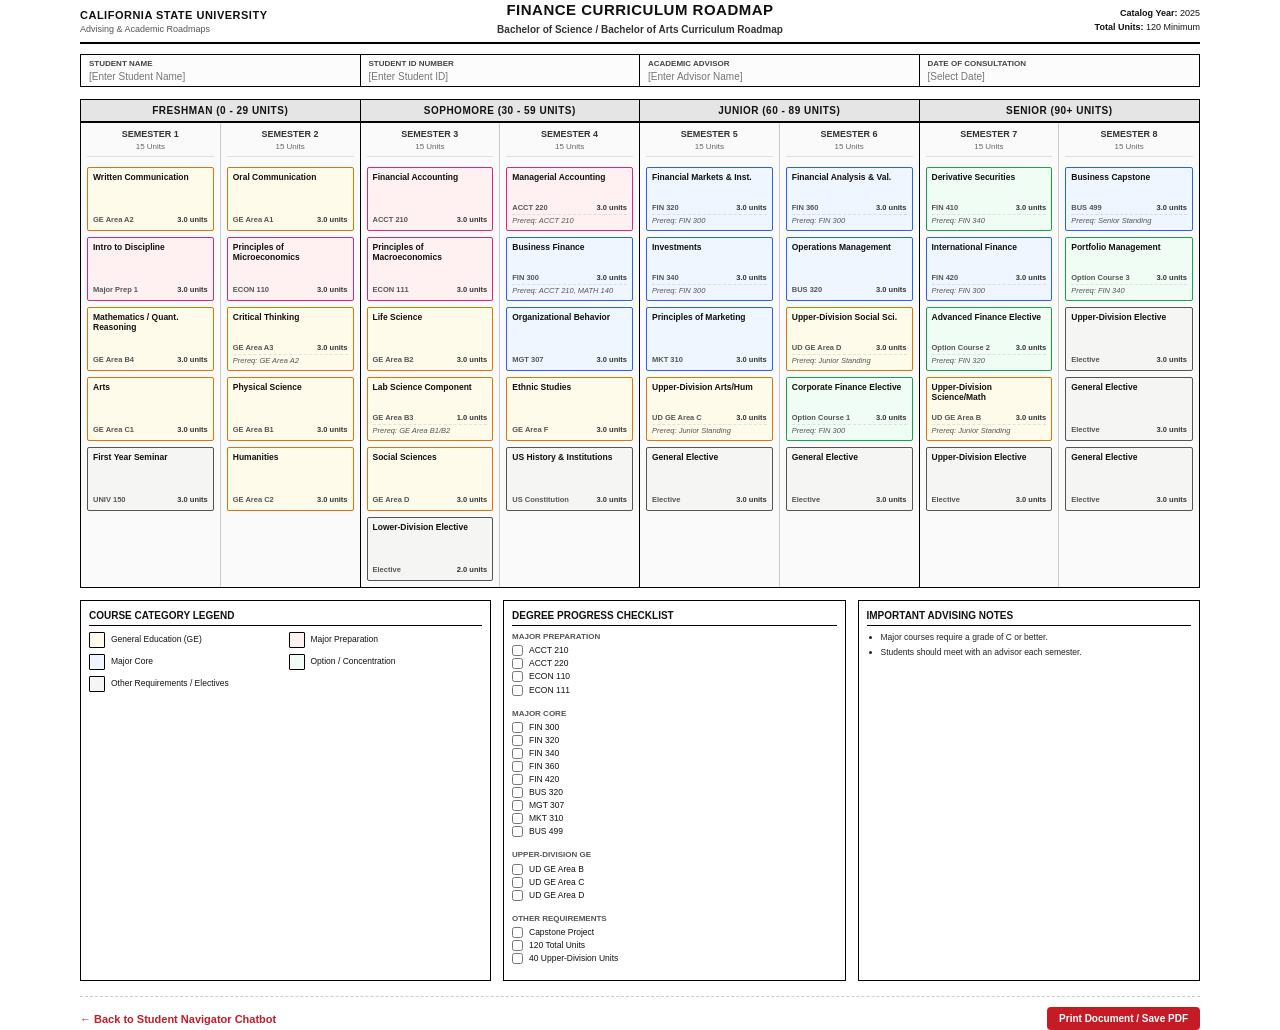
<file: frontend/flowchart.html>
<!DOCTYPE html>
<html lang="en">
<head>
    <meta charset="UTF-8">
    <meta name="viewport" content="width=device-width, initial-scale=1.0">
    <title>CSU Academic Major Advising Flowchart Template</title>
    <style>
        /* Print-ready Landscape Setup */
        @page {
            size: letter landscape;
            margin: 0.4in;
        }

        /* Typography & Colors resembling official handouts */
        body {
            font-family: 'Arial', 'Helvetica Neue', Helvetica, sans-serif;
            color: #111111;
            background-color: #ffffff;
            margin: 0;
            padding: 0;
            font-size: 11px;
            line-height: 1.3;
        }

        .flowchart-page {
            width: 100%;
            max-width: 1120px;
            margin: 0 auto;
            background-color: #ffffff;
        }

        /* Formal Header */
        header {
            display: grid;
            grid-template-columns: 1.2fr 1.6fr 1.2fr;
            border-bottom: 2px solid #000000;
            padding-bottom: 6px;
            margin-bottom: 10px;
            align-items: end;
        }

        .header-left h1 {
            font-size: 11px;
            text-transform: uppercase;
            font-weight: bold;
            margin: 0;
            letter-spacing: 0.5px;
        }

        .header-left h2 {
            font-size: 9px;
            font-weight: normal;
            color: #555555;
            margin: 2px 0 0 0;
        }

        .header-center {
            text-align: center;
        }

        .header-center h3 {
            font-size: 15px;
            font-weight: 800;
            text-transform: uppercase;
            margin: 0;
            letter-spacing: 0.5px;
        }

        .header-center p {
            font-size: 10px;
            margin: 3px 0 0 0;
            font-weight: bold;
            color: #333333;
        }

        .header-right {
            text-align: right;
            font-size: 9px;
        }

        .header-right p {
            margin: 0 0 2px 0;
        }

        /* Student & Advisor Metadata Info Block */
        .info-grid {
            display: grid;
            grid-template-columns: repeat(4, 1fr);
            border: 1px solid #000000;
            margin-bottom: 12px;
            background-color: #fcfcfc;
        }

        .info-cell {
            padding: 4px 8px;
            border-right: 1px solid #000000;
            display: flex;
            flex-direction: column;
            gap: 2px;
        }

        .info-cell:last-child {
            border-right: none;
        }

        .info-label {
            font-size: 8px;
            font-weight: bold;
            text-transform: uppercase;
            color: #444444;
        }

        .info-value {
            font-size: 10px;
            border: none;
            background: transparent;
            font-family: inherit;
            width: 100%;
            padding: 0;
            margin: 0;
            color: #111111;
        }

        .info-value:focus {
            outline: 1px dashed #999999;
        }

        /* Main flowchart layout columns */
        .year-header-row {
            display: grid;
            grid-template-columns: repeat(4, 1fr);
            border: 1px solid #000000;
            border-bottom: 2px solid #000000;
            background-color: #e5e5e5;
            text-align: center;
            font-weight: bold;
            font-size: 10px;
            text-transform: uppercase;
            letter-spacing: 0.5px;
        }

        .year-header {
            padding: 4px 0;
            border-right: 1px solid #000000;
        }

        .year-header:last-child {
            border-right: none;
        }

        .semester-grid {
            display: grid;
            grid-template-columns: repeat(8, 1fr);
            border-left: 1px solid #000000;
            border-right: 1px solid #000000;
            border-bottom: 1px solid #000000;
        }

        .semester-column {
            border-right: 1px solid #cccccc;
            padding: 6px;
            display: flex;
            flex-direction: column;
            gap: 6px;
            min-height: 380px;
            background-color: #fafafa;
        }

        /* Double border separating academic years */
        .semester-column:nth-child(2n) {
            border-right: 1px solid #000000;
        }

        .semester-column:last-child {
            border-right: none;
        }

        .sem-title-row {
            text-align: center;
            border-bottom: 1px solid #dddddd;
            padding-bottom: 4px;
            margin-bottom: 4px;
        }

        .sem-title {
            font-weight: bold;
            font-size: 9px;
            color: #333333;
            text-transform: uppercase;
        }

        .unit-count {
            font-size: 8px;
            color: #666666;
            margin-top: 1px;
            display: block;
        }

        /* Color-coded course boxes */
        .course-box {
            border: 1px solid #000000;
            border-radius: 2px;
            padding: 5px;
            display: flex;
            flex-direction: column;
            justify-content: space-between;
            min-height: 52px;
            position: relative;
            background-color: #ffffff;
            transition: transform 0.1s ease;
        }

        .course-box:hover {
            transform: scale(1.02);
            box-shadow: 0 1px 3px rgba(0,0,0,0.1);
        }

        .course-title {
            font-weight: bold;
            font-size: 8.5px;
            line-height: 1.15;
            margin-bottom: 3px;
        }

        .course-meta {
            display: flex;
            justify-content: space-between;
            align-items: center;
            font-size: 7.5px;
            color: #333333;
            margin-top: auto;
        }

        .course-code {
            font-weight: bold;
            color: #555555;
        }

        .course-units {
            font-weight: bold;
        }

        .prereq-label {
            font-style: italic;
            color: #555555;
            font-size: 7.5px;
            line-height: 1;
            margin-top: 2px;
            border-top: 1px dashed rgba(0, 0, 0, 0.1);
            padding-top: 2px;
        }

        /* Color definitions */
        .color-ge {
            background-color: #fffbeb !important; /* pale yellow */
            border-color: #d97706;
        }
        .color-prep {
            background-color: #fff1f2 !important; /* pale pink */
            border-color: #db2777;
        }
        .color-core {
            background-color: #eff6ff !important; /* pale blue */
            border-color: #2563eb;
        }
        .color-option {
            background-color: #f0fdf4 !important; /* pale green */
            border-color: #16a34a;
        }
        .color-other {
            background-color: #f5f5f4 !important; /* light gray */
            border-color: #57534e;
        }

        /* Bottom Sections Layout */
        .bottom-sections {
            display: grid;
            grid-template-columns: 1.2fr 1fr 1fr;
            gap: 12px;
            margin-top: 12px;
        }

        .bottom-card {
            border: 1px solid #000000;
            padding: 8px;
            background-color: #ffffff;
        }

        .bottom-card h4 {
            font-size: 10px;
            text-transform: uppercase;
            font-weight: bold;
            margin: 0 0 6px 0;
            border-bottom: 1px solid #000000;
            padding-bottom: 3px;
        }

        /* Legend Grid */
        .legend-grid {
            display: grid;
            grid-template-columns: repeat(2, 1fr);
            gap: 6px;
        }

        .legend-item {
            display: flex;
            align-items: center;
            gap: 6px;
            font-size: 8.5px;
        }

        .legend-swatch {
            width: 14px;
            height: 14px;
            border: 1px solid #000000;
            border-radius: 1px;
            flex-shrink: 0;
        }

        /* Bullet guidelines list */
        .bullet-list {
            margin: 0;
            padding-left: 14px;
            font-size: 8.5px;
            color: #222222;
        }

        .bullet-list li {
            margin-bottom: 4px;
        }

        /* Checklist Items */
        .checklist-grid {
            display: grid;
            grid-template-columns: 1fr;
            gap: 5px;
        }

        .checklist-group {
            margin-bottom: 6px;
        }

        .checklist-group-title {
            font-weight: bold;
            font-size: 8px;
            color: #555555;
            text-transform: uppercase;
            margin-bottom: 3px;
        }

        .checklist-item {
            display: flex;
            align-items: center;
            gap: 6px;
            font-size: 8.5px;
            margin-bottom: 2px;
        }

        .checklist-item input[type="checkbox"] {
            margin: 0;
            width: 11px;
            height: 11px;
            cursor: pointer;
        }

        /* Return Link for Interactive usage */
        .nav-controls {
            display: flex;
            justify-content: space-between;
            align-items: center;
            margin-top: 15px;
            padding-top: 10px;
            border-top: 1px dashed #cccccc;
        }

        .back-link {
            display: inline-flex;
            align-items: center;
            gap: 6px;
            text-decoration: none;
            color: #c51b27;
            font-weight: bold;
            font-size: 11px;
        }

        .back-link:hover {
            text-decoration: underline;
        }

        .print-btn {
            background-color: #c51b27;
            color: #ffffff;
            border: none;
            padding: 6px 12px;
            border-radius: 4px;
            font-size: 10px;
            font-weight: bold;
            cursor: pointer;
        }

        .print-btn:hover {
            background-color: #9a101b;
        }

        /* Print Media overrides for authentic handout rendering */
        @media print {
            .nav-controls {
                display: none !important;
            }
            body {
                background-color: #ffffff;
                color: #000000;
            }
            .course-box {
                page-break-inside: avoid;
            }
        }
    </style>
</head>
<body>
    <div class="flowchart-page">
        <!-- Document Header -->
        <header>
            <div class="header-left">
                <h1>California State University</h1>
                <h2>Advising & Academic Roadmaps</h2>
            </div>
            <div class="header-center">
                <h3 id="doc-major-name">Finance Curriculum Roadmap</h3>
                <p>Bachelor of Science / Bachelor of Arts Curriculum Roadmap</p>
            </div>
            <div class="header-right">
                <p><strong>Catalog Year:</strong> <span id="doc-catalog-year">2025</span></p>
                <p><strong>Total Units:</strong> <span id="doc-total-units">120</span> Minimum</p>
            </div>
        </header>

        <!-- Student Data Metadata Input Grid -->
        <div class="info-grid">
            <div class="info-cell">
                <span class="info-label">Student Name</span>
                <input type="text" class="info-value" placeholder="[Enter Student Name]" value="">
            </div>
            <div class="info-cell">
                <span class="info-label">Student ID Number</span>
                <input type="text" class="info-value" placeholder="[Enter Student ID]" value="">
            </div>
            <div class="info-cell">
                <span class="info-label">Academic Advisor</span>
                <input type="text" class="info-value" placeholder="[Enter Advisor Name]" value="">
            </div>
            <div class="info-cell">
                <span class="info-label">Date of Consultation</span>
                <input type="text" class="info-value" placeholder="[Select Date]" value="">
            </div>
        </div>

        <!-- Academic Standing column headers -->
        <div class="year-header-row">
            <div class="year-header">Freshman (0 - 29 Units)</div>
            <div class="year-header">Sophomore (30 - 59 Units)</div>
            <div class="year-header">Junior (60 - 89 Units)</div>
            <div class="year-header">Senior (90+ Units)</div>
        </div>

        <!-- Semester columns containing academic courses -->
        <div class="semester-grid" id="semesters-container">
            <!-- Dynamic content injected here by JS -->
        </div>

        <!-- Footer: Legend, Checklist, Notes -->
        <div class="bottom-sections">
            <!-- Section 1: Legend -->
            <div class="bottom-card">
                <h4>Course Category Legend</h4>
                <div class="legend-grid">
                    <div class="legend-item">
                        <div class="legend-swatch color-ge"></div>
                        <span>General Education (GE)</span>
                    </div>
                    <div class="legend-item">
                        <div class="legend-swatch color-prep"></div>
                        <span>Major Preparation</span>
                    </div>
                    <div class="legend-item">
                        <div class="legend-swatch color-core"></div>
                        <span>Major Core</span>
                    </div>
                    <div class="legend-item">
                        <div class="legend-swatch color-option"></div>
                        <span>Option / Concentration</span>
                    </div>
                    <div class="legend-item">
                        <div class="legend-swatch color-other"></div>
                        <span>Other Requirements / Electives</span>
                    </div>
                </div>
            </div>

            <!-- Section 2: Checklist & Other Degree requirements -->
            <div class="bottom-card">
                <h4>Degree Progress Checklist</h4>
                <div class="checklist-grid" id="checklist-container">
                    <!-- Dynamic content injected here by JS -->
                </div>
            </div>

            <!-- Section 3: Advising Notes -->
            <div class="bottom-card">
                <h4>Important Advising Notes</h4>
                <ul class="bullet-list" id="notes-container">
                    <!-- Dynamic content injected here by JS -->
                </ul>
            </div>
        </div>

        <!-- Navigation Controls (Interactive) -->
        <div class="nav-controls">
            <a href="index.html" class="back-link">&larr; Back to Student Navigator Chatbot</a>
            <button onclick="window.print()" class="print-btn">Print Document / Save PDF</button>
        </div>
    </div>

    <!-- Curriculum Data Engine & Initial Finance Major Definition -->
    <script>
        // The curriculum configuration provided by the user
        const curriculumData = {
            "major_name": "Finance",
            "catalog_year": "2025",
            "total_units": 120,
            "semesters": [
                {
                    "term": "Semester 1",
                    "standing": "Freshman",
                    "recommended_units": 15,
                    "courses": [
                        {
                            "code": "GE Area A2",
                            "title": "Written Communication",
                            "units": 3,
                            "category": "GE",
                            "prereqs": "None"
                        },
                        {
                            "code": "Major Prep 1",
                            "title": "Intro to Discipline",
                            "units": 3,
                            "category": "Major Preparation",
                            "prereqs": "None"
                        },
                        {
                            "code": "GE Area B4",
                            "title": "Mathematics / Quant. Reasoning",
                            "units": 3,
                            "category": "GE",
                            "prereqs": "None"
                        },
                        {
                            "code": "GE Area C1",
                            "title": "Arts",
                            "units": 3,
                            "category": "GE",
                            "prereqs": "None"
                        },
                        {
                            "code": "UNIV 150",
                            "title": "First Year Seminar",
                            "units": 3,
                            "category": "Other",
                            "prereqs": "None"
                        }
                    ]
                },
                {
                    "term": "Semester 2",
                    "standing": "Freshman",
                    "recommended_units": 15,
                    "courses": [
                        {
                            "code": "GE Area A1",
                            "title": "Oral Communication",
                            "units": 3,
                            "category": "GE",
                            "prereqs": "None"
                        },
                        {
                            "code": "ECON 110",
                            "title": "Principles of Microeconomics",
                            "units": 3,
                            "category": "Major Preparation",
                            "prereqs": "None"
                        },
                        {
                            "code": "GE Area A3",
                            "title": "Critical Thinking",
                            "units": 3,
                            "category": "GE",
                            "prereqs": "GE Area A2"
                        },
                        {
                            "code": "GE Area B1",
                            "title": "Physical Science",
                            "units": 3,
                            "category": "GE",
                            "prereqs": "None"
                        },
                        {
                            "code": "GE Area C2",
                            "title": "Humanities",
                            "units": 3,
                            "category": "GE",
                            "prereqs": "None"
                        }
                    ]
                },
                {
                    "term": "Semester 3",
                    "standing": "Sophomore",
                    "recommended_units": 15,
                    "courses": [
                        {
                            "code": "ACCT 210",
                            "title": "Financial Accounting",
                            "units": 3,
                            "category": "Major Preparation",
                            "prereqs": "None"
                        },
                        {
                            "code": "ECON 111",
                            "title": "Principles of Macroeconomics",
                            "units": 3,
                            "category": "Major Preparation",
                            "prereqs": "None"
                        },
                        {
                            "code": "GE Area B2",
                            "title": "Life Science",
                            "units": 3,
                            "category": "GE",
                            "prereqs": "None"
                        },
                        {
                            "code": "GE Area B3",
                            "title": "Lab Science Component",
                            "units": 1,
                            "category": "GE",
                            "prereqs": "GE Area B1/B2"
                        },
                        {
                            "code": "GE Area D",
                            "title": "Social Sciences",
                            "units": 3,
                            "category": "GE",
                            "prereqs": "None"
                        },
                        {
                            "code": "Elective",
                            "title": "Lower-Division Elective",
                            "units": 2,
                            "category": "Other",
                            "prereqs": "None"
                        }
                    ]
                },
                {
                    "term": "Semester 4",
                    "standing": "Sophomore",
                    "recommended_units": 15,
                    "courses": [
                        {
                            "code": "ACCT 220",
                            "title": "Managerial Accounting",
                            "units": 3,
                            "category": "Major Preparation",
                            "prereqs": "ACCT 210"
                        },
                        {
                            "code": "FIN 300",
                            "title": "Business Finance",
                            "units": 3,
                            "category": "Major Core",
                            "prereqs": "ACCT 210, MATH 140"
                        },
                        {
                            "code": "MGT 307",
                            "title": "Organizational Behavior",
                            "units": 3,
                            "category": "Major Core",
                            "prereqs": "None"
                        },
                        {
                            "code": "GE Area F",
                            "title": "Ethnic Studies",
                            "units": 3,
                            "category": "GE",
                            "prereqs": "None"
                        },
                        {
                            "code": "US Constitution",
                            "title": "US History & Institutions",
                            "units": 3,
                            "category": "Other",
                            "prereqs": "None"
                        }
                    ]
                },
                {
                    "term": "Semester 5",
                    "standing": "Junior",
                    "recommended_units": 15,
                    "courses": [
                        {
                            "code": "FIN 320",
                            "title": "Financial Markets & Inst.",
                            "units": 3,
                            "category": "Major Core",
                            "prereqs": "FIN 300"
                        },
                        {
                            "code": "FIN 340",
                            "title": "Investments",
                            "units": 3,
                            "category": "Major Core",
                            "prereqs": "FIN 300"
                        },
                        {
                            "code": "MKT 310",
                            "title": "Principles of Marketing",
                            "units": 3,
                            "category": "Major Core",
                            "prereqs": "None"
                        },
                        {
                            "code": "UD GE Area C",
                            "title": "Upper-Division Arts/Hum",
                            "units": 3,
                            "category": "GE",
                            "prereqs": "Junior Standing"
                        },
                        {
                            "code": "Elective",
                            "title": "General Elective",
                            "units": 3,
                            "category": "Other",
                            "prereqs": "None"
                        }
                    ]
                },
                {
                    "term": "Semester 6",
                    "standing": "Junior",
                    "recommended_units": 15,
                    "courses": [
                        {
                            "code": "FIN 360",
                            "title": "Financial Analysis & Val.",
                            "units": 3,
                            "category": "Major Core",
                            "prereqs": "FIN 300"
                        },
                        {
                            "code": "BUS 320",
                            "title": "Operations Management",
                            "units": 3,
                            "category": "Major Core",
                            "prereqs": "None"
                        },
                        {
                            "code": "UD GE Area D",
                            "title": "Upper-Division Social Sci.",
                            "units": 3,
                            "category": "GE",
                            "prereqs": "Junior Standing"
                        },
                        {
                            "code": "Option Course 1",
                            "title": "Corporate Finance Elective",
                            "units": 3,
                            "category": "Option",
                            "prereqs": "FIN 300"
                        },
                        {
                            "code": "Elective",
                            "title": "General Elective",
                            "units": 3,
                            "category": "Other",
                            "prereqs": "None"
                        }
                    ]
                },
                {
                    "term": "Semester 7",
                    "standing": "Senior",
                    "recommended_units": 15,
                    "courses": [
                        {
                            "code": "FIN 410",
                            "title": "Derivative Securities",
                            "units": 3,
                            "category": "Option",
                            "prereqs": "FIN 340"
                        },
                        {
                            "code": "FIN 420",
                            "title": "International Finance",
                            "units": 3,
                            "category": "Major Core",
                            "prereqs": "FIN 300"
                        },
                        {
                            "code": "Option Course 2",
                            "title": "Advanced Finance Elective",
                            "units": 3,
                            "category": "Option",
                            "prereqs": "FIN 320"
                        },
                        {
                            "code": "UD GE Area B",
                            "title": "Upper-Division Science/Math",
                            "units": 3,
                            "category": "GE",
                            "prereqs": "Junior Standing"
                        },
                        {
                            "code": "Elective",
                            "title": "Upper-Division Elective",
                            "units": 3,
                            "category": "Other",
                            "prereqs": "None"
                        }
                    ]
                },
                {
                    "term": "Semester 8",
                    "standing": "Senior",
                    "recommended_units": 15,
                    "courses": [
                        {
                            "code": "BUS 499",
                            "title": "Business Capstone",
                            "units": 3,
                            "category": "Major Core",
                            "prereqs": "Senior Standing"
                        },
                        {
                            "code": "Option Course 3",
                            "title": "Portfolio Management",
                            "units": 3,
                            "category": "Option",
                            "prereqs": "FIN 340"
                        },
                        {
                            "code": "Elective",
                            "title": "Upper-Division Elective",
                            "units": 3,
                            "category": "Other",
                            "prereqs": "None"
                        },
                        {
                            "code": "Elective",
                            "title": "General Elective",
                            "units": 3,
                            "category": "Other",
                            "prereqs": "None"
                        },
                        {
                            "code": "Elective",
                            "title": "General Elective",
                            "units": 3,
                            "category": "Other",
                            "prereqs": "None"
                        }
                    ]
                }
            ],
            "notes": [
                "Major courses require a grade of C or better.",
                "Students should meet with an advisor each semester."
            ],
            "checklist": {
                "major_prep": ["ACCT 210", "ACCT 220", "ECON 110", "ECON 111"],
                "major_core": ["FIN 300", "FIN 320", "FIN 340", "FIN 360", "FIN 420", "BUS 320", "MGT 307", "MKT 310", "BUS 499"],
                "upper_division_ge": ["UD GE Area B", "UD GE Area C", "UD GE Area D"],
                "other_requirements": ["Capstone Project", "120 Total Units", "40 Upper-Division Units"]
            }
        };

        // Render curriculum data dynamically to the HTML structure
        function renderCurriculum(data) {
            // Set Headers
            document.getElementById('doc-major-name').textContent = `${data.major_name} Curriculum Roadmap`;
            document.getElementById('doc-catalog-year').textContent = data.catalog_year;
            document.getElementById('doc-total-units').textContent = data.total_units;

            // Render Semesters
            const semestersContainer = document.getElementById('semesters-container');
            semestersContainer.innerHTML = '';

            data.semesters.forEach(sem => {
                const column = document.createElement('div');
                column.className = 'semester-column';

                // Semester Header
                const headerRow = document.createElement('div');
                headerRow.className = 'sem-title-row';
                
                const title = document.createElement('div');
                title.className = 'sem-title';
                title.textContent = sem.term;
                
                const units = document.createElement('span');
                units.className = 'unit-count';
                units.textContent = `${sem.recommended_units} Units`;

                headerRow.appendChild(title);
                headerRow.appendChild(units);
                column.appendChild(headerRow);

                // Render Courses
                sem.courses.forEach(course => {
                    const box = document.createElement('div');
                    
                    // Categorize box color based on rules
                    let catClass = 'color-other';
                    const cat = course.category.toLowerCase();
                    if (cat === 'ge') {
                        catClass = 'color-ge';
                    } else if (cat.includes('preparation') || cat.includes('prep')) {
                        catClass = 'color-prep';
                    } else if (cat.includes('core')) {
                        catClass = 'color-core';
                    } else if (cat.includes('option') || cat.includes('concentration')) {
                        catClass = 'color-option';
                    }

                    box.className = `course-box ${catClass}`;

                    const courseTitle = document.createElement('div');
                    courseTitle.className = 'course-title';
                    courseTitle.textContent = course.title;
                    box.appendChild(courseTitle);

                    const meta = document.createElement('div');
                    meta.className = 'course-meta';
                    
                    const code = document.createElement('span');
                    code.className = 'course-code';
                    code.textContent = course.code;
                    meta.appendChild(code);

                    const unitSpan = document.createElement('span');
                    unitSpan.className = 'course-units';
                    unitSpan.textContent = `${course.units}.0 units`;
                    meta.appendChild(unitSpan);
                    box.appendChild(meta);

                    if (course.prereqs && course.prereqs.toLowerCase() !== 'none') {
                        const prereq = document.createElement('div');
                        prereq.className = 'prereq-label';
                        prereq.textContent = `Prereq: ${course.prereqs}`;
                        box.appendChild(prereq);
                    }

                    column.appendChild(box);
                });

                semestersContainer.appendChild(column);
            });

            // Render Checklist
            const checklistContainer = document.getElementById('checklist-container');
            checklistContainer.innerHTML = '';

            const sections = [
                { key: 'major_prep', title: 'Major Preparation' },
                { key: 'major_core', title: 'Major Core' },
                { key: 'upper_division_ge', title: 'Upper-Division GE' },
                { key: 'other_requirements', title: 'Other Requirements' }
            ];

            sections.forEach(sec => {
                if (data.checklist[sec.key] && data.checklist[sec.key].length > 0) {
                    const group = document.createElement('div');
                    group.className = 'checklist-group';

                    const groupTitle = document.createElement('div');
                    groupTitle.className = 'checklist-group-title';
                    groupTitle.textContent = sec.title;
                    group.appendChild(groupTitle);

                    data.checklist[sec.key].forEach(item => {
                        const row = document.createElement('div');
                        row.className = 'checklist-item';

                        const checkbox = document.createElement('input');
                        checkbox.type = 'checkbox';
                        row.appendChild(checkbox);

                        const label = document.createElement('span');
                        label.textContent = item;
                        row.appendChild(label);

                        group.appendChild(row);
                    });

                    checklistContainer.appendChild(group);
                }
            });

            // Render Notes
            const notesContainer = document.getElementById('notes-container');
            notesContainer.innerHTML = '';

            data.notes.forEach(note => {
                const li = document.createElement('li');
                li.textContent = note;
                notesContainer.appendChild(li);
            });
        }

        // Check if there is custom curriculum data generated by the LLM
        const customCurriculum = localStorage.getItem('csuci_custom_flowchart');
        if (customCurriculum) {
            try {
                const parsed = JSON.parse(customCurriculum);
                renderCurriculum(parsed);
            } catch (e) {
                console.error("Failed to parse custom curriculum data from localStorage:", e);
                renderCurriculum(curriculumData);
            }
        } else {
            renderCurriculum(curriculumData);
        }
    </script>
</body>
</html>
</file>
